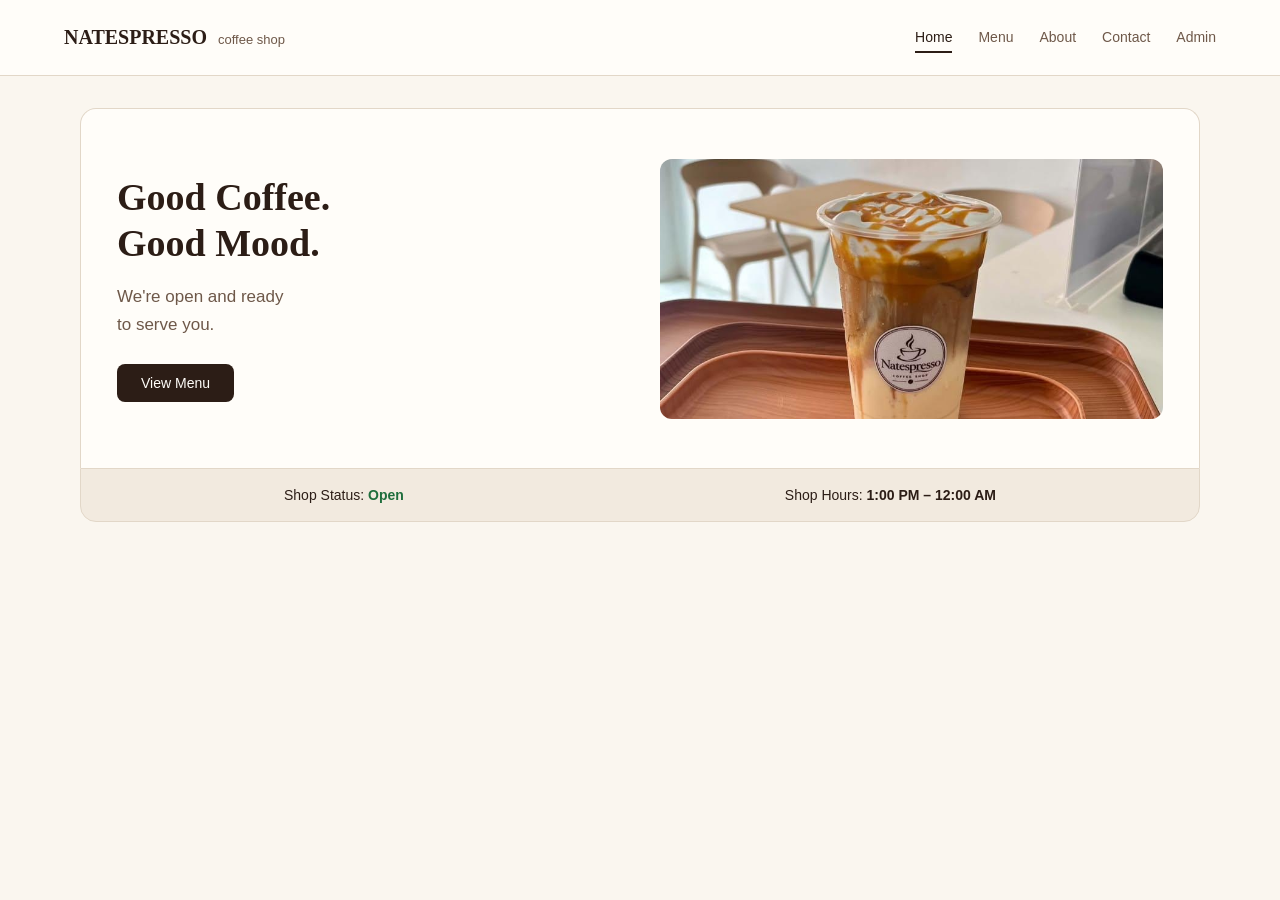
<file: index.html>
<!DOCTYPE html>
<html lang="en">

<head>
    <meta charset="UTF-8">
    <meta name="viewport" content="width=device-width, initial-scale=1.0">
    <title>Natespresso Cafe | Home</title>
<link rel="stylesheet" href="css/style.css">
</head>

<body>
    <header class="top">
        <div class="brand">NATESPRESSO <span>coffee shop</span></div>
        <nav><a class="selected" href="index.html">Home</a><a href="menu.html">Menu</a><a href="about.html">About</a><a
                href="contact.html">Contact</a><a href="admin.html">Admin</a></nav>
    </header>
    <main class="home">
        <section class="home-main">
            <div class="home-text">
                <h1>Good Coffee.<br>Good Mood.</h1>
                <p>We're open and ready<br>to serve you.</p><a class="outline" href="menu.html">View Menu</a>
            </div>
            <div class="photo-placeholder"><img src="images/coffee.jpg" alt="Coffee at Natespresso Cafe"></div>
        </section>
        <section class="shop-info">
            <p>Shop Status: <strong class="green">Open</strong></p>
            <p>Shop Hours: <strong>1:00 PM – 12:00 AM</strong></p>
        </section>
    </main>
</body>

</html>
</file>
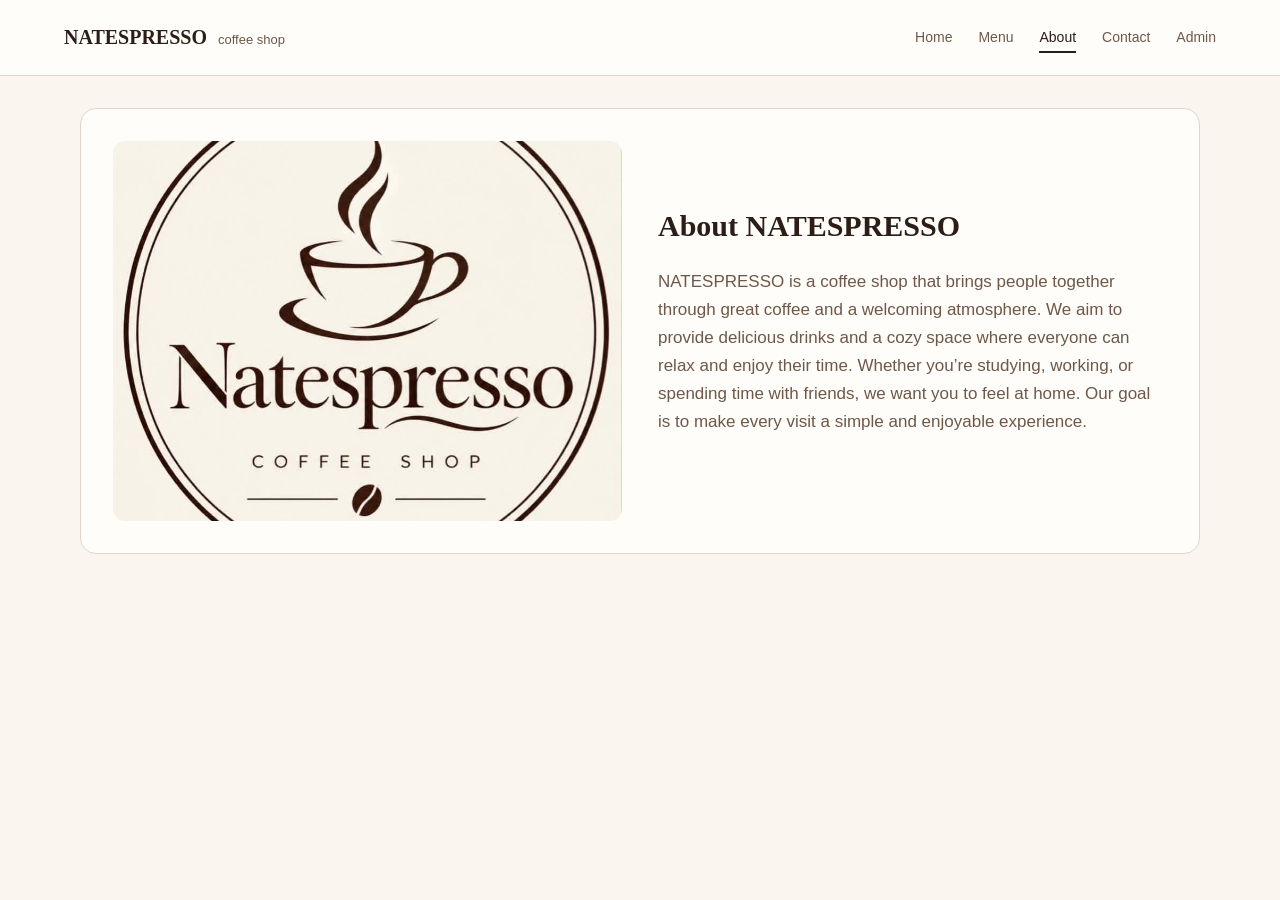
<file: about.html>
<!DOCTYPE html>
<html lang="en">

<head>
    <meta charset="UTF-8">
    <meta name="viewport" content="width=device-width, initial-scale=1.0">
    <title>Natespresso Cafe | About</title>
   <link rel="stylesheet" href="css/style.css">
</head>

<body>
    <header class="top">
        <div class="brand">NATESPRESSO <span>coffee shop</span></div>
        <nav><a href="index.html">Home</a><a href="menu.html">Menu</a><a class="selected" href="about.html">About</a><a
                href="contact.html">Contact</a><a href="admin.html">Admin</a></nav>
    </header>
    <main class="simple-page">
        <section class="about-layout">
            <div class="about-photo"><img src="images/about.jpg" alt="About Natespresso Cafe"></div>
            <div class="about-words">
                <h1>About NATESPRESSO</h1>
                <p>NATESPRESSO is a coffee shop that brings people together through great coffee and a welcoming
                    atmosphere. We aim to provide delicious drinks and a cozy space where everyone can relax and enjoy
                    their time. Whether you’re studying, working, or spending time with friends, we want you to feel at
                    home. Our goal is to make every visit a simple and enjoyable experience.</p>
            </div>
        </section>
    </main>
</body>

</html>
</file>
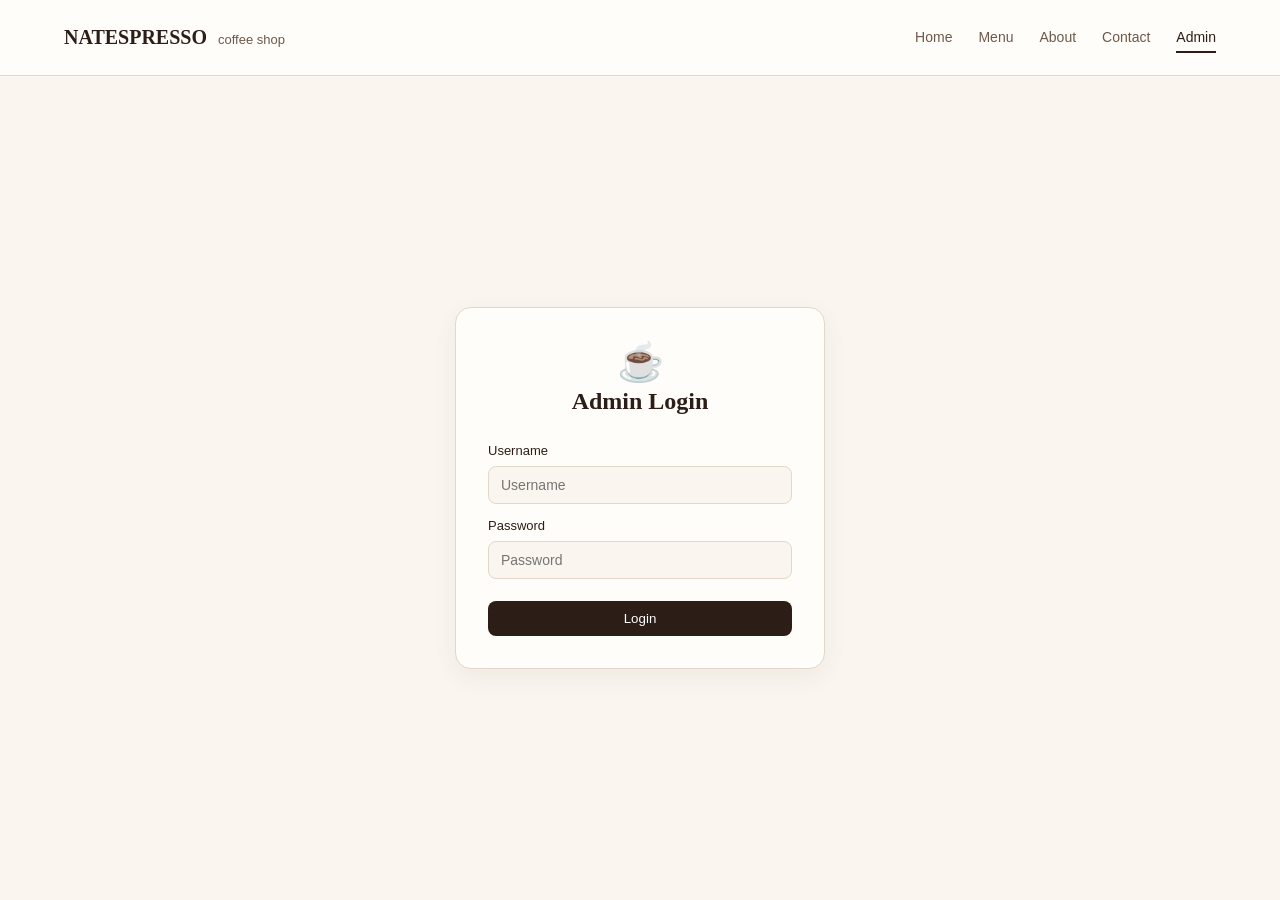
<file: admin.html>
<!DOCTYPE html>
<html lang="en">

<head>
    <meta charset="UTF-8">
    <meta name="viewport" content="width=device-width, initial-scale=1.0">
    <title>Natespresso Cafe | Admin Login</title>
   <link rel="stylesheet" href="css/style.css">
</head>

<body>
    <header class="top">
        <div class="brand">NATESPRESSO <span>coffee shop</span></div>
        <nav><a href="index.html">Home</a><a href="menu.html">Menu</a><a href="about.html">About</a><a
                href="contact.html">Contact</a><a class="selected" href="admin.html">Admin</a></nav>
    </header>
    <main class="login-page">
        <section class="login-card">
            <div class="login-cup">☕</div>
            <h1>Admin Login</h1>
            <form action="dashboard.html"><label for="username">Username</label><input id="username" type="text"
                    placeholder="Username" required>
                <label for="password">Password</label><input id="password" type="password" placeholder="Password"
                    required><button type="submit">Login</button>
            </form>
        </section>
    </main>
</body>

</html>
</file>
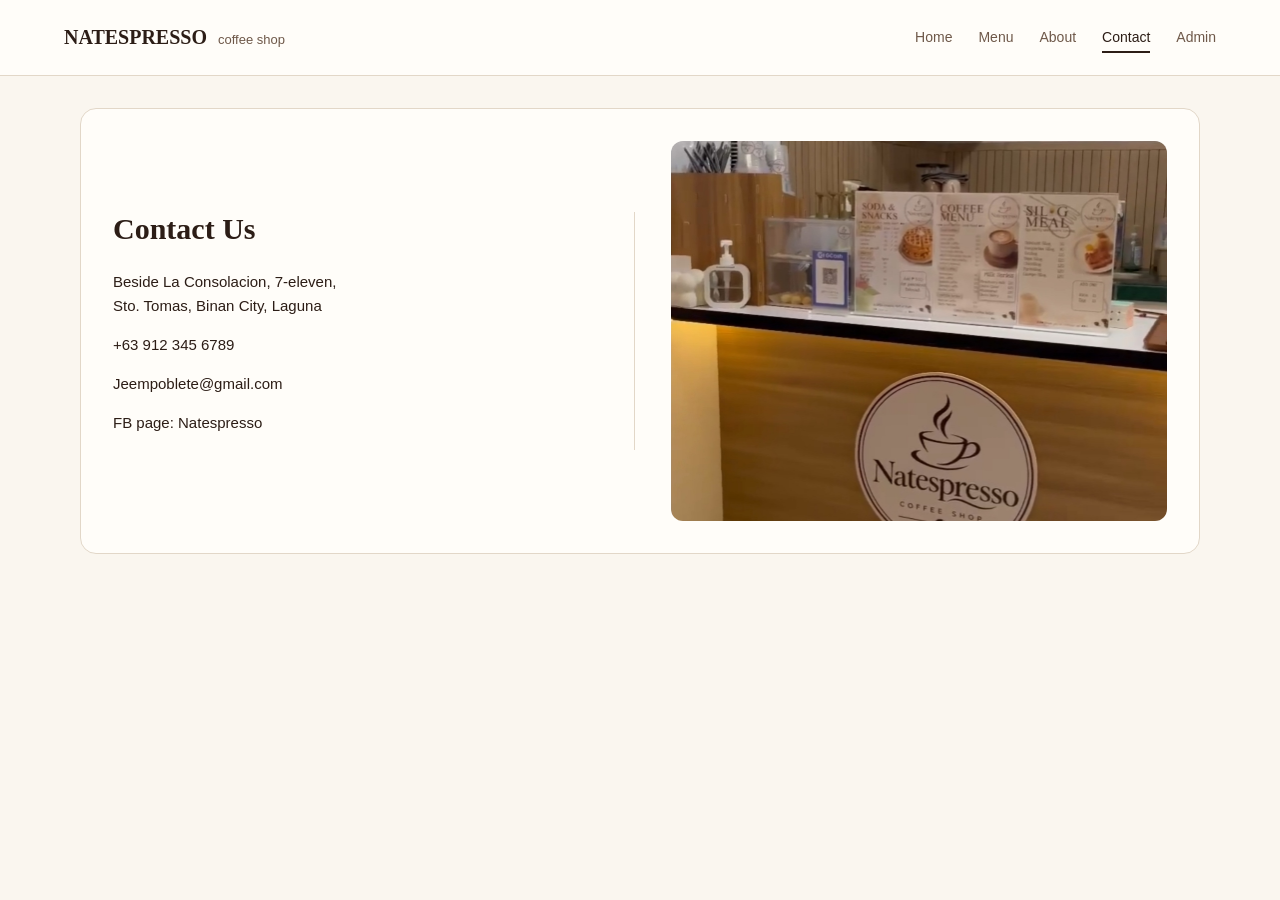
<file: contact.html>
<!DOCTYPE html>
<html lang="en">

<head>
    <meta charset="UTF-8">
    <meta name="viewport" content="width=device-width, initial-scale=1.0">
    <title>Natespresso Cafe | Contact</title>
   <link rel="stylesheet" href="css/style.css">
</head>

<body>
    <header class="top">
        <div class="brand">NATESPRESSO <span>coffee shop</span></div>
        <nav><a href="index.html">Home</a><a href="menu.html">Menu</a><a href="about.html">About</a><a class="selected"
                href="contact.html">Contact</a><a href="admin.html">Admin</a></nav>
    </header>
    <main class="simple-page">
        <section class="contact-layout">
            <div class="contact-details">
                <h1>Contact Us</h1>
                <p>Beside La Consolacion, 7-eleven,<br>Sto. Tomas, Binan City, Laguna</p>
                <p>+63 912 345 6789</p>
                <p>Jeempoblete@gmail.com</p>
                <p>FB page: Natespresso</p>
            </div>
            <div class="contact-photo"><img src="images/contact.jpg" alt="Natespresso Cafe location"></div>
        </section>
    </main>
</body>

</html>
</file>
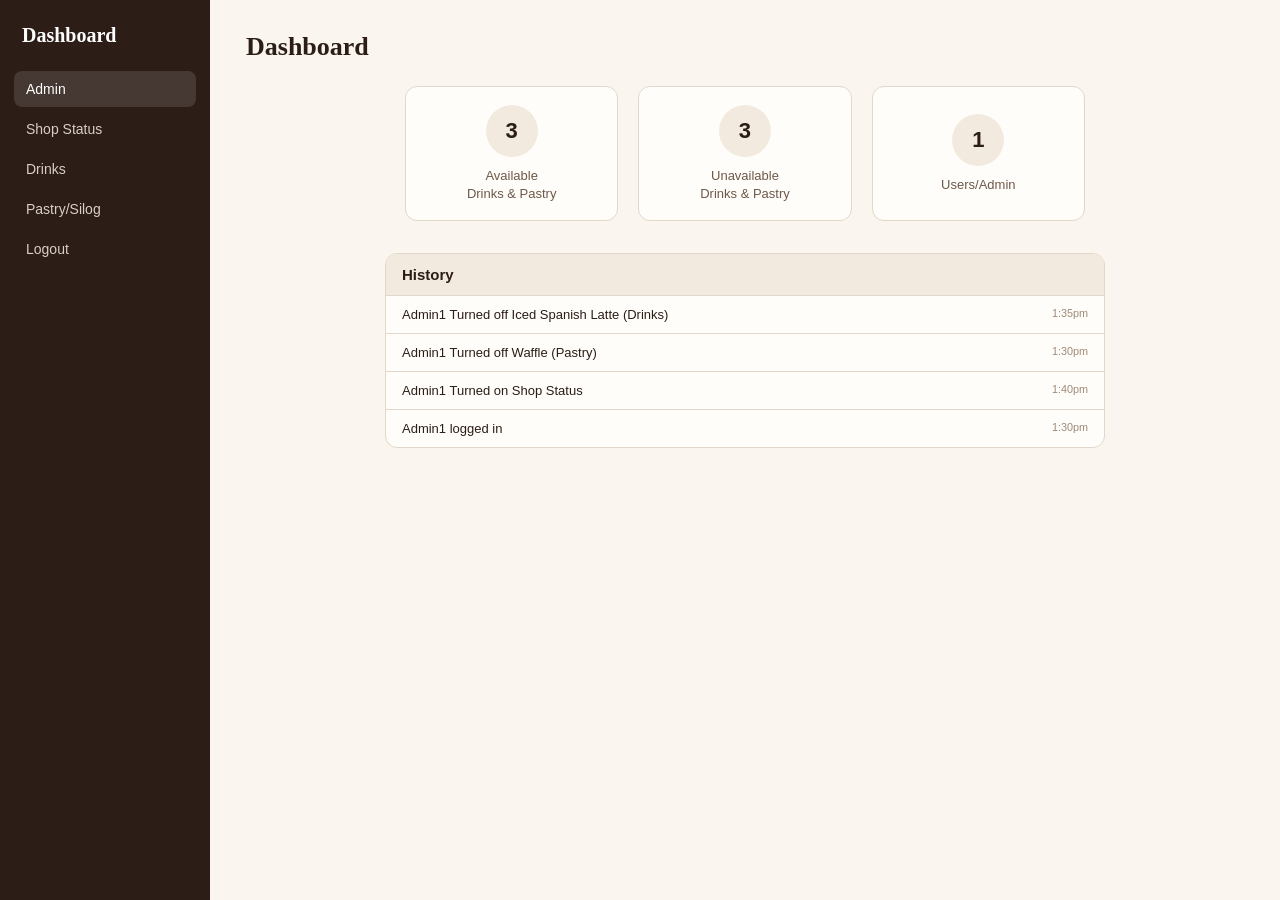
<file: dashboard.html>
<!DOCTYPE html>
<html lang="en">

<head>
  <meta charset="UTF-8">
  <meta name="viewport" content="width=device-width, initial-scale=1.0">
  <title>Natespresso Cafe | Dashboard</title>
  <link rel="stylesheet" href="css/style.css">
</head>

<body class="admin-body">
  <div class="admin-shell">
    <aside class="admin-sidebar">
      <h2>Dashboard</h2><a class="active" href="dashboard.html">Admin</a><a class="" href="shop-status.html">Shop
        Status</a><a class="" href="drinks.html">Drinks</a><a class="" href="pastry.html">Pastry/Silog</a><a class=""
        href="#logout-confirmation">Logout</a>
    </aside>
    <main class="admin-content">
      <div class="admin-browser"><span></span><span></span><span></span></div>
      <h1 class="admin-title">Dashboard</h1>
      <div class="summary-cards">
        <div class="summary-card"><strong>3</strong><span>Available<br>Drinks &amp; Pastry</span></div>
        <div class="summary-card"><strong>3</strong><span>Unavailable<br>Drinks &amp; Pastry</span></div>
        <div class="summary-card"><strong>1</strong><span>Users/Admin</span></div>
      </div>
      <section class="history-box">
        <h2>History</h2>
        <p><span>Admin1 Turned off Iced Spanish Latte (Drinks)</span><small>1:35pm</small></p>
        <p><span>Admin1 Turned off Waffle (Pastry)</span><small>1:30pm</small></p>
        <p><span>Admin1 Turned on Shop Status</span><small>1:40pm</small></p>
        <p><span>Admin1 logged in</span><small>1:30pm</small></p>
      </section>
    </main>
  </div>
  <div id="logout-confirmation" class="logout-overlay">
    <div class="logout-dialog">
      <h2>Are you sure?</h2>
      <p>You will be no longer logged in on this website.</p>
      <div class="logout-buttons">
        <a class="logout-cancel" href="#">Cancel</a>
        <a class="logout-yes" href="index.html">Log out</a>
      </div>
    </div>
  </div>

</body>

</html>
</file>
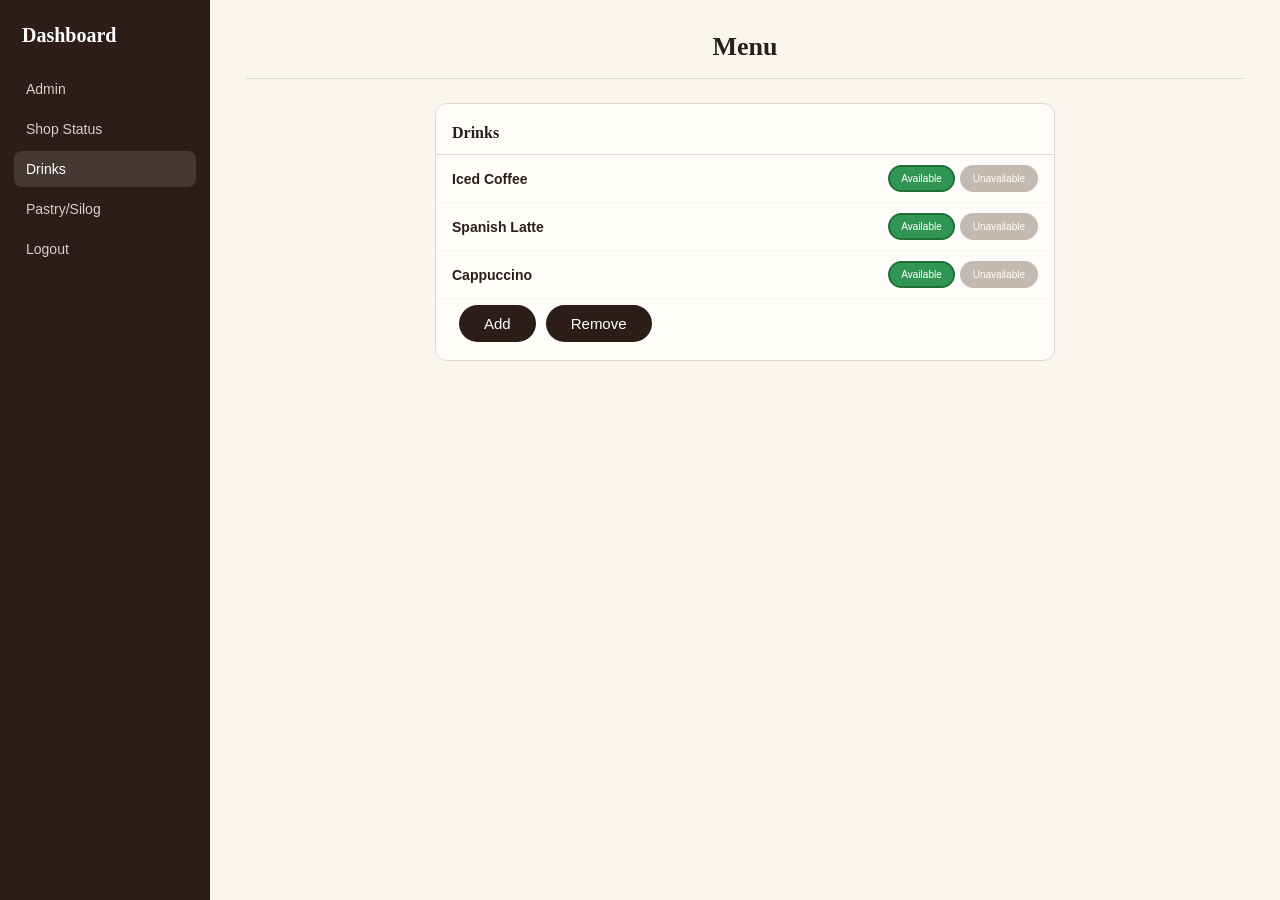
<file: drinks.html>
<!DOCTYPE html>
<html lang="en">

<head>
  <meta charset="UTF-8">
  <meta name="viewport" content="width=device-width, initial-scale=1.0">
  <title>Natespresso Cafe | Drinks Availability</title>
<link rel="stylesheet" href="css/style.css">
</head>

<body class="admin-body">
  <div class="admin-shell">
    <aside class="admin-sidebar">
      <h2>Dashboard</h2><a class="" href="dashboard.html">Admin</a><a class="" href="shop-status.html">Shop Status</a><a
        class="active" href="drinks.html">Drinks</a><a class="" href="pastry.html">Pastry/Silog</a><a class=""
        href="#logout-confirmation">Logout</a>
    </aside>
    <main class="admin-content">
      <div class="admin-browser"><span></span><span></span><span></span></div>
      <h1 class="admin-title centered">Menu</h1>
      <section class="admin-menu-list">
        <h2>Drinks</h2>

        <div class="availability-admin-row">
          <b>Iced Coffee</b>
          <div class="availability-actions">
            <input class="status-choice" type="radio" name="drinks-1" id="drinks-1-yes" checked>
            <label class="mini-available" for="drinks-1-yes">Available</label>
            <input class="status-choice" type="radio" name="drinks-1" id="drinks-1-no">
            <label class="mini-unavailable" for="drinks-1-no">Unavailable</label>
          </div>
        </div>
        <div class="availability-admin-row">
          <b>Spanish Latte</b>
          <div class="availability-actions">
            <input class="status-choice" type="radio" name="drinks-2" id="drinks-2-yes" checked>
            <label class="mini-available" for="drinks-2-yes">Available</label>
            <input class="status-choice" type="radio" name="drinks-2" id="drinks-2-no">
            <label class="mini-unavailable" for="drinks-2-no">Unavailable</label>
          </div>
        </div>
        <div class="availability-admin-row">
          <b>Cappuccino</b>
          <div class="availability-actions">
            <input class="status-choice" type="radio" name="drinks-3" id="drinks-3-yes" checked>
            <label class="mini-available" for="drinks-3-yes">Available</label>
            <input class="status-choice" type="radio" name="drinks-3" id="drinks-3-no">
            <label class="mini-unavailable" for="drinks-3-no">Unavailable</label>
          </div>
        </div>
        <div class="item-actions">
          <button class="add-btn">Add</button>
          <button class="remove-btn">Remove</button>
        </div>
      </section>
    </main>
  </div>

  <div id="logout-confirmation" class="logout-overlay">
    <div class="logout-dialog">
      <h2>Are you sure?</h2>
      <p>You will be no longer logged in on this website.</p>
      <div class="logout-buttons">
        <a class="logout-cancel" href="#">Cancel</a>
        <a class="logout-yes" href="index.html">Log out</a>
      </div>
    </div>
  </div>
</body>

</html>
</file>
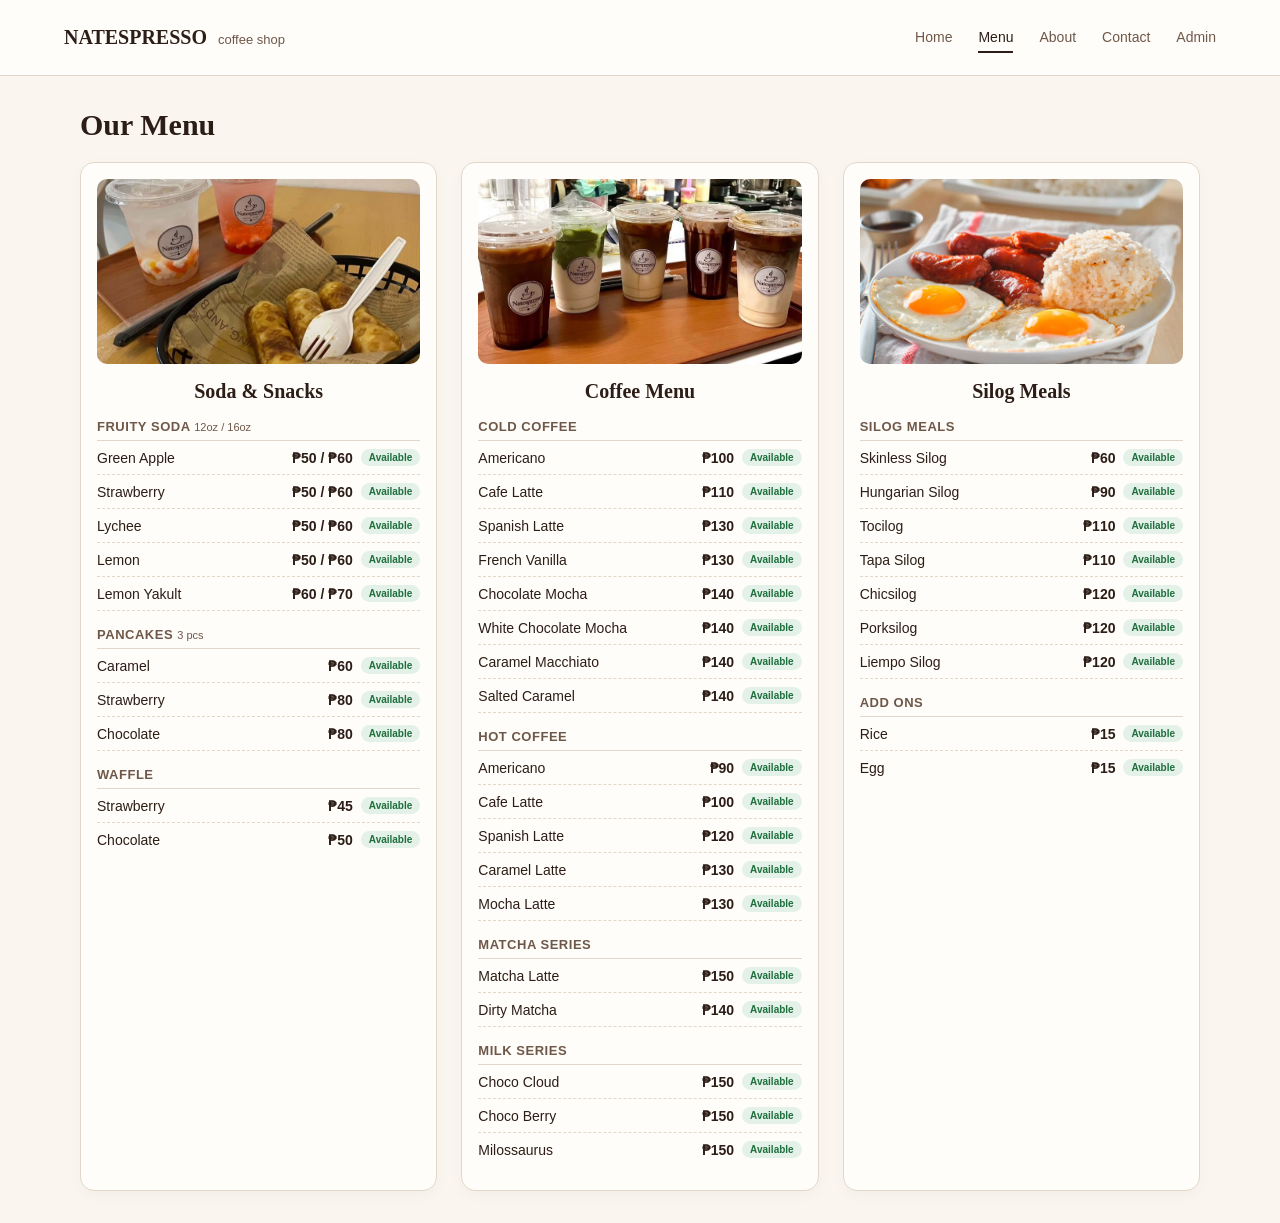
<file: menu.html>
<!DOCTYPE html>
<html lang="en">

<head>
    <meta charset="utf-8" />
    <meta content="width=device-width, initial-scale=1.0" name="viewport" />
    <title>Natespresso Cafe | Menu</title>
<link rel="stylesheet" href="css/style.css">
</head>

<body>
    <header class="top">
        <div class="brand">NATESPRESSO <span>coffee shop</span></div>
        <nav><a href="index.html">Home</a><a class="selected" href="menu.html">Menu</a><a href="about.html">About</a><a
                href="contact.html">Contact</a><a href="admin.html">Admin</a></nav>
    </header>
    <main class="menu-page">
        <h1>Our Menu</h1>
        <section class="menu-columns">
            <article class="menu-card">
                <div class="menu-photo"><img alt="Soda and snacks" src="images/soda-snacks.jpg" /></div>
                <h2>Soda &amp; Snacks</h2>
                <div class="menu-items">
                    <h3>Fruity Soda <small>12oz / 16oz</small></h3>
                    <p><span>Green Apple</span> <b>₱50 / ₱60</b> <strong class="menu-status available"
                            data-menu-status="soda-snacks-fruity-soda-12oz-16oz-green-apple-50-60">Available</strong>
                    </p>
                    <p><span>Strawberry</span> <b>₱50 / ₱60</b> <strong class="menu-status available"
                            data-menu-status="soda-snacks-fruity-soda-12oz-16oz-strawberry-50-60">Available</strong></p>
                    <p><span>Lychee</span> <b>₱50 / ₱60</b> <strong class="menu-status available"
                            data-menu-status="soda-snacks-fruity-soda-12oz-16oz-lychee-50-60">Available</strong></p>
                    <p><span>Lemon</span> <b>₱50 / ₱60</b> <strong class="menu-status available"
                            data-menu-status="soda-snacks-fruity-soda-12oz-16oz-lemon-50-60">Available</strong></p>
                    <p><span>Lemon Yakult</span> <b>₱60 / ₱70</b> <strong class="menu-status available"
                            data-menu-status="soda-snacks-fruity-soda-12oz-16oz-lemon-yakult-60-70">Available</strong>
                    </p>
                    <h3>Pancakes <small>3 pcs</small></h3>
                    <p><span>Caramel</span> <b>₱60</b> <strong class="menu-status available"
                            data-menu-status="soda-snacks-pancakes-3-pcs-caramel-60">Available</strong></p>
                    <p><span>Strawberry</span> <b>₱80</b> <strong class="menu-status available"
                            data-menu-status="soda-snacks-pancakes-3-pcs-strawberry-80">Available</strong></p>
                    <p><span>Chocolate</span> <b>₱80</b> <strong class="menu-status available"
                            data-menu-status="soda-snacks-pancakes-3-pcs-chocolate-80">Available</strong></p>
                    <h3>Waffle</h3>
                    <p><span>Strawberry</span> <b>₱45</b> <strong class="menu-status available"
                            data-menu-status="soda-snacks-waffle-strawberry-45">Available</strong></p>
                    <p><span>Chocolate</span> <b>₱50</b> <strong class="menu-status available"
                            data-menu-status="soda-snacks-waffle-chocolate-50">Available</strong></p>
                </div>
            </article>
            <article class="menu-card">
                <div class="menu-photo"><img alt="Coffee menu" src="images/coffee-menu.jpg" /></div>
                <h2>Coffee Menu</h2>
                <div class="menu-items">
                    <h3>Cold Coffee</h3>
                    <p><span>Americano</span> <b>₱100</b> <strong class="menu-status available"
                            data-menu-status="coffee-menu-cold-coffee-americano-100">Available</strong></p>
                    <p><span>Cafe Latte</span> <b>₱110</b> <strong class="menu-status available"
                            data-menu-status="coffee-menu-cold-coffee-cafe-latte-110">Available</strong></p>
                    <p><span>Spanish Latte</span> <b>₱130</b> <strong class="menu-status available"
                            data-menu-status="coffee-menu-cold-coffee-spanish-latte-130">Available</strong></p>
                    <p><span>French Vanilla</span> <b>₱130</b> <strong class="menu-status available"
                            data-menu-status="coffee-menu-cold-coffee-french-vanilla-130">Available</strong></p>
                    <p><span>Chocolate Mocha</span> <b>₱140</b> <strong class="menu-status available"
                            data-menu-status="coffee-menu-cold-coffee-chocolate-mocha-140">Available</strong></p>
                    <p><span>White Chocolate Mocha</span> <b>₱140</b> <strong class="menu-status available"
                            data-menu-status="coffee-menu-cold-coffee-white-chocolate-mocha-140">Available</strong></p>
                    <p><span>Caramel Macchiato</span> <b>₱140</b> <strong class="menu-status available"
                            data-menu-status="coffee-menu-cold-coffee-caramel-macchiato-140">Available</strong></p>
                    <p><span>Salted Caramel</span> <b>₱140</b> <strong class="menu-status available"
                            data-menu-status="coffee-menu-cold-coffee-salted-caramel-140">Available</strong></p>
                    <h3>Hot Coffee</h3>
                    <p><span>Americano</span> <b>₱90</b> <strong class="menu-status available"
                            data-menu-status="coffee-menu-hot-coffee-americano-90">Available</strong></p>
                    <p><span>Cafe Latte</span> <b>₱100</b> <strong class="menu-status available"
                            data-menu-status="coffee-menu-hot-coffee-cafe-latte-100">Available</strong></p>
                    <p><span>Spanish Latte</span> <b>₱120</b> <strong class="menu-status available"
                            data-menu-status="coffee-menu-hot-coffee-spanish-latte-120">Available</strong></p>
                    <p><span>Caramel Latte</span> <b>₱130</b> <strong class="menu-status available"
                            data-menu-status="coffee-menu-hot-coffee-caramel-latte-130">Available</strong></p>
                    <p><span>Mocha Latte</span> <b>₱130</b> <strong class="menu-status available"
                            data-menu-status="coffee-menu-hot-coffee-mocha-latte-130">Available</strong></p>
                    <h3>Matcha Series</h3>
                    <p><span>Matcha Latte</span> <b>₱150</b> <strong class="menu-status available"
                            data-menu-status="coffee-menu-matcha-series-matcha-latte-150">Available</strong></p>
                    <p><span>Dirty Matcha</span> <b>₱140</b> <strong class="menu-status available"
                            data-menu-status="coffee-menu-matcha-series-dirty-matcha-140">Available</strong></p>
                    <h3>Milk Series</h3>
                    <p><span>Choco Cloud</span> <b>₱150</b> <strong class="menu-status available"
                            data-menu-status="coffee-menu-milk-series-choco-cloud-150">Available</strong></p>
                    <p><span>Choco Berry</span> <b>₱150</b> <strong class="menu-status available"
                            data-menu-status="coffee-menu-milk-series-choco-berry-150">Available</strong></p>
                    <p><span>Milossaurus</span> <b>₱150</b> <strong class="menu-status available"
                            data-menu-status="coffee-menu-milk-series-milossaurus-150">Available</strong></p>
                </div>
            </article>
            <article class="menu-card">
                <div class="menu-photo"><img alt="Silog meals" src="images/silog-meals.jpg" /></div>
                <h2>Silog Meals</h2>
                <div class="menu-items">
                    <h3>Silog Meals</h3>
                    <p><span>Skinless Silog</span> <b>₱60</b> <strong class="menu-status available"
                            data-menu-status="silog-meals-silog-meals-skinless-silog-60">Available</strong></p>
                    <p><span>Hungarian Silog</span> <b>₱90</b> <strong class="menu-status available"
                            data-menu-status="silog-meals-silog-meals-hungarian-silog-90">Available</strong></p>
                    <p><span>Tocilog</span> <b>₱110</b> <strong class="menu-status available"
                            data-menu-status="silog-meals-silog-meals-tocilog-110">Available</strong></p>
                    <p><span>Tapa Silog</span> <b>₱110</b> <strong class="menu-status available"
                            data-menu-status="silog-meals-silog-meals-tapa-silog-110">Available</strong></p>
                    <p><span>Chicsilog</span> <b>₱120</b> <strong class="menu-status available"
                            data-menu-status="silog-meals-silog-meals-chicsilog-120">Available</strong></p>
                    <p><span>Porksilog</span> <b>₱120</b> <strong class="menu-status available"
                            data-menu-status="silog-meals-silog-meals-porksilog-120">Available</strong></p>
                    <p><span>Liempo Silog</span> <b>₱120</b> <strong class="menu-status available"
                            data-menu-status="silog-meals-silog-meals-liempo-silog-120">Available</strong></p>
                    <h3>Add Ons</h3>
                    <p><span>Rice</span> <b>₱15</b> <strong class="menu-status available"
                            data-menu-status="silog-meals-add-ons-rice-15">Available</strong></p>
                    <p><span>Egg</span> <b>₱15</b> <strong class="menu-status available"
                            data-menu-status="silog-meals-add-ons-egg-15">Available</strong></p>
                </div>
            </article>
        </section>
    </main>
</body>

</html>
</file>
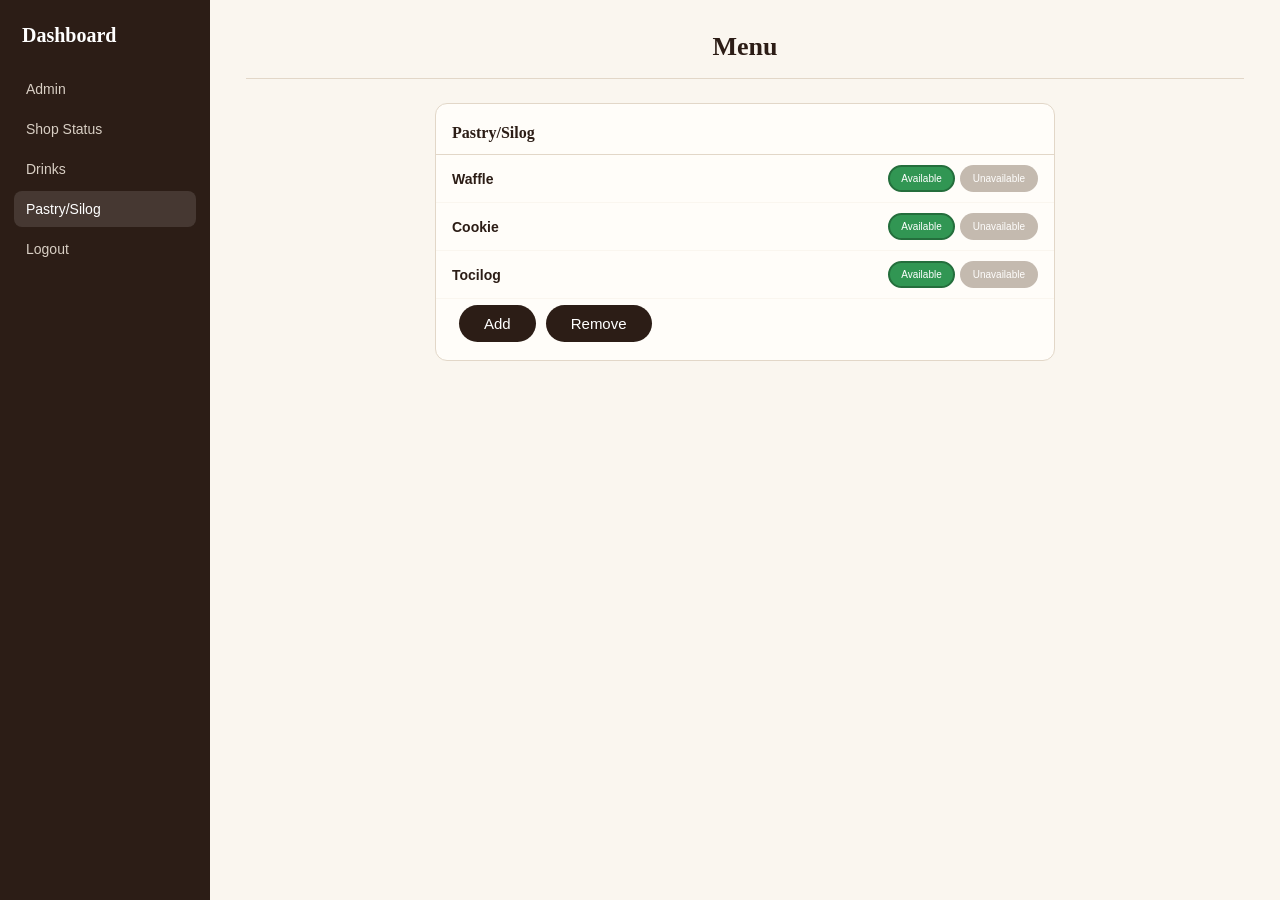
<file: pastry.html>
<!DOCTYPE html>
<html lang="en">

<head>
  <meta charset="UTF-8">
  <meta name="viewport" content="width=device-width, initial-scale=1.0">
  <title>Natespresso Cafe | Pastry/Silog Availability</title>
  <link rel="stylesheet" href="css/style.css">
</head>

<body class="admin-body">
  <div class="admin-shell">
    <aside class="admin-sidebar">
      <h2>Dashboard</h2><a class="" href="dashboard.html">Admin</a><a class="" href="shop-status.html">Shop Status</a><a
        class="" href="drinks.html">Drinks</a><a class="active" href="pastry.html">Pastry/Silog</a><a class=""
        href="#logout-confirmation">Logout</a>
    </aside>
    <main class="admin-content">
      <div class="admin-browser"><span></span><span></span><span></span></div>
      <h1 class="admin-title centered">Menu</h1>
      <section class="admin-menu-list">
        <h2>Pastry/Silog</h2>

        <div class="availability-admin-row">
          <b>Waffle</b>
          <div class="availability-actions">
            <input class="status-choice" type="radio" name="pastry-1" id="pastry-1-yes" checked>
            <label class="mini-available" for="pastry-1-yes">Available</label>
            <input class="status-choice" type="radio" name="pastry-1" id="pastry-1-no">
            <label class="mini-unavailable" for="pastry-1-no">Unavailable</label>
          </div>
        </div>
        <div class="availability-admin-row">
          <b>Cookie</b>
          <div class="availability-actions">
            <input class="status-choice" type="radio" name="pastry-2" id="pastry-2-yes" checked>
            <label class="mini-available" for="pastry-2-yes">Available</label>
            <input class="status-choice" type="radio" name="pastry-2" id="pastry-2-no">
            <label class="mini-unavailable" for="pastry-2-no">Unavailable</label>
          </div>
        </div>
        <div class="availability-admin-row">
          <b>Tocilog</b>
          <div class="availability-actions">
            <input class="status-choice" type="radio" name="pastry-3" id="pastry-3-yes" checked>
            <label class="mini-available" for="pastry-3-yes">Available</label>
            <input class="status-choice" type="radio" name="pastry-3" id="pastry-3-no">
            <label class="mini-unavailable" for="pastry-3-no">Unavailable</label>
          </div>
        </div>
        <div class="item-actions">
          <button class="add-btn">Add</button>
          <button class="remove-btn">Remove</button>
        </div>
      </section>
    </main>
  </div>

  <div id="logout-confirmation" class="logout-overlay">
    <div class="logout-dialog">
      <h2>Are you sure?</h2>
      <p>You will be no longer logged in on this website.</p>
      <div class="logout-buttons">
        <a class="logout-cancel" href="#">Cancel</a>
        <a class="logout-yes" href="index.html">Log out</a>
      </div>
    </div>
</body>

</html>
</file>
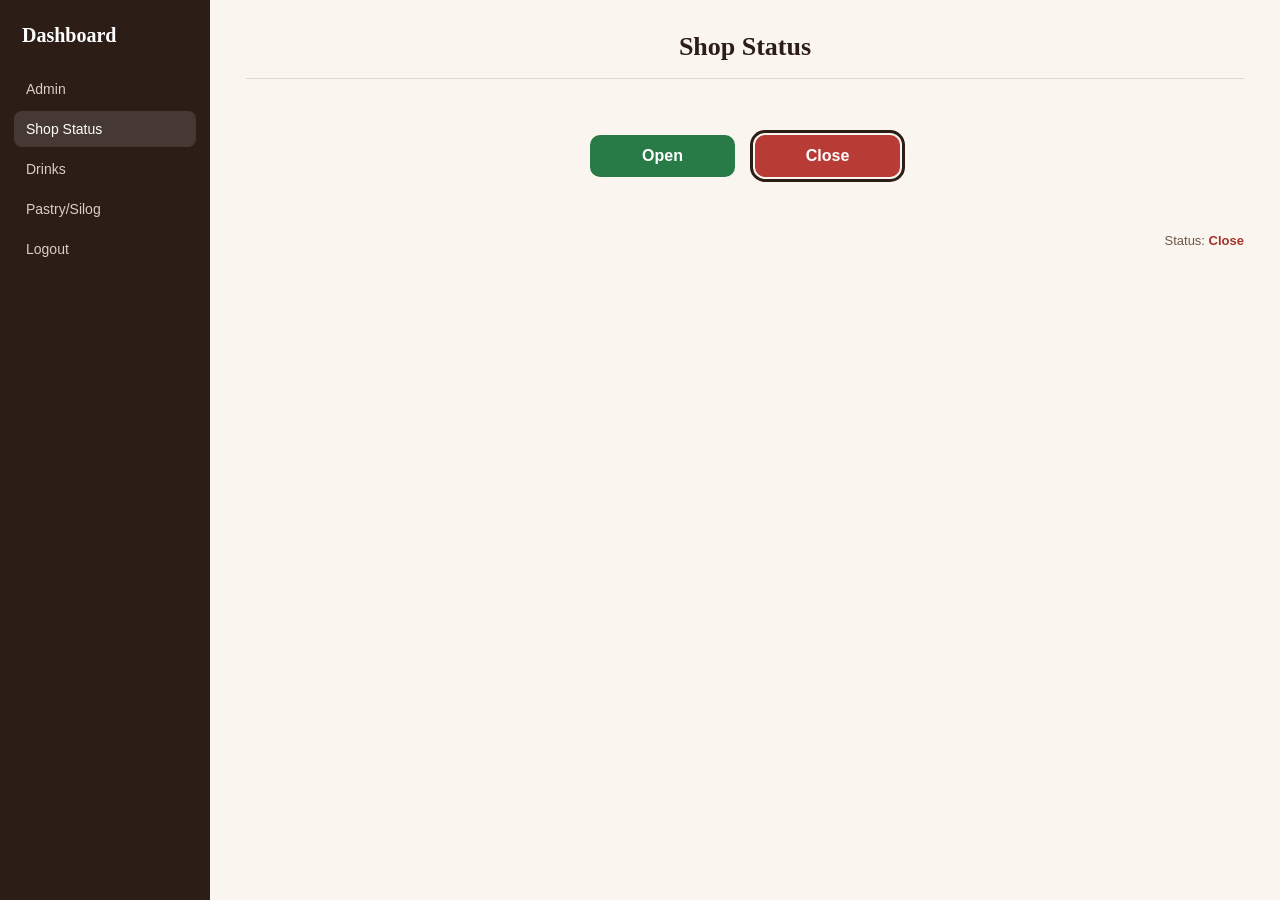
<file: shop-closed.html>
<!DOCTYPE html>
<html lang="en">

<head>
    <meta charset="UTF-8">
    <meta name="viewport" content="width=device-width, initial-scale=1.0">
    <title>Natespresso Cafe | Shop Closed</title>
    <link rel="stylesheet" href="css/style.css">
</head>

<body class="admin-body">
    <div class="admin-shell">
        <aside class="admin-sidebar">
            <h2>Dashboard</h2><a class="" href="dashboard.html">Admin</a><a class="active" href="shop-status.html">Shop
                Status</a><a class="" href="drinks.html">Drinks</a><a class="" href="pastry.html">Pastry/Silog</a><a
                class="" href="index.html">Logout</a>
        </aside>
        <main class="admin-content">
            <div class="admin-browser"><span></span><span></span><span></span></div>
            <h1 class="admin-title centered">Shop Status</h1>
            <div class="status-buttons"><a class="status-open" href="shop-status.html">Open</a><a
                    class="status-close chosen" href="shop-closed.html">Close</a></div>
            <p class="current-status">Status: <b class="red">Close</b></p>
            <a href="shop-status.html">
    </div>
    </main>
    </div>
</body>

</html>
</file>
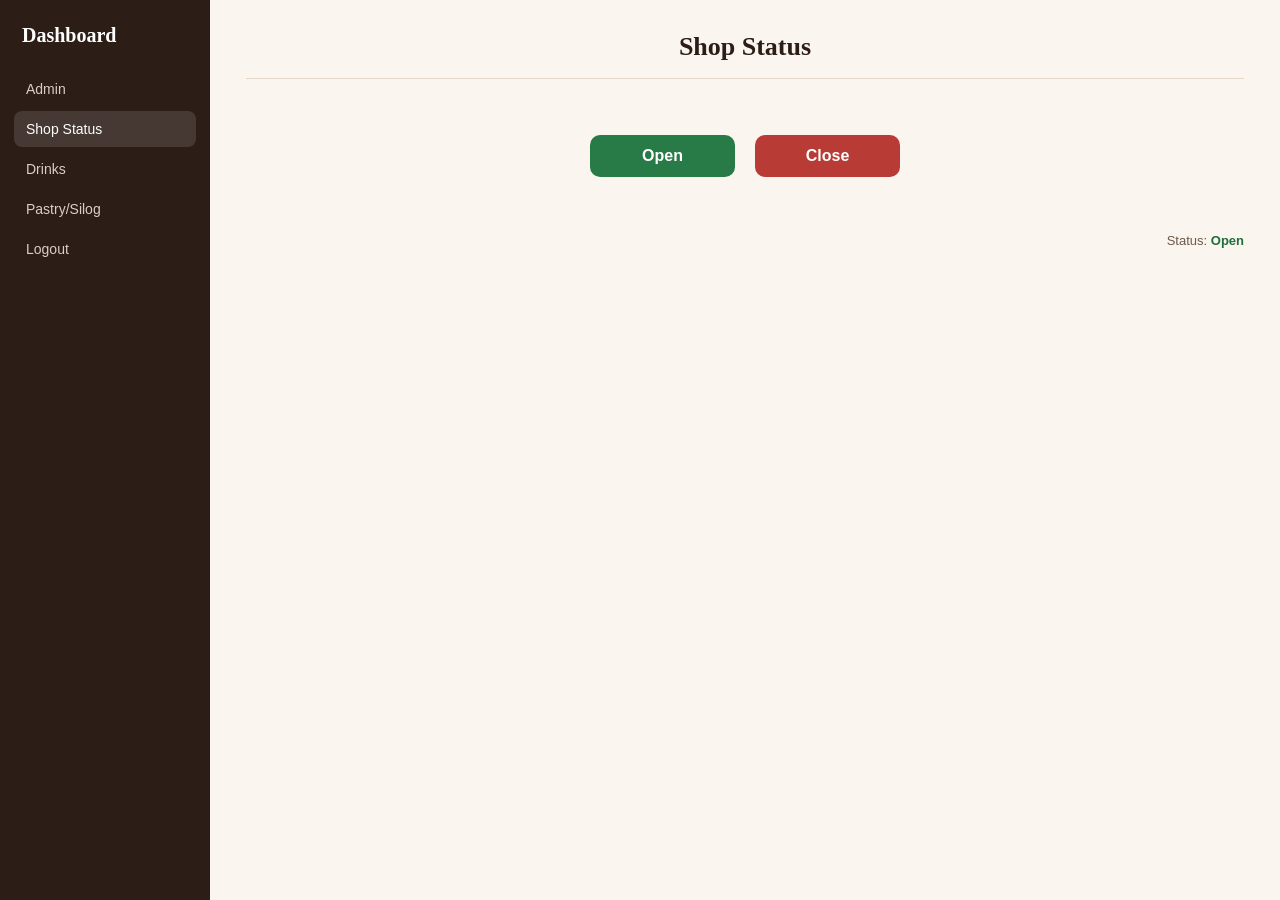
<file: shop-status.html>
<!DOCTYPE html>
<html lang="en">

<head>
  <meta charset="UTF-8">
  <meta name="viewport" content="width=device-width, initial-scale=1.0">
  <title>Natespresso Cafe | Shop Status</title>
  <link rel="stylesheet" href="css/style.css">
</head>

<body class="admin-body">
  <div class="admin-shell">
    <aside class="admin-sidebar">
      <h2>Dashboard</h2><a class="" href="dashboard.html">Admin</a><a class="active" href="shop-status.html">Shop
        Status</a><a class="" href="drinks.html">Drinks</a><a class="" href="pastry.html">Pastry/Silog</a><a class=""
        href="#logout-confirmation">Logout</a>
    </aside>
    <main class="admin-content">
      <div class="admin-browser"><span></span><span></span><span></span></div>
      <h1 class="admin-title centered">Shop Status</h1>
      <div class="status-buttons"><a class="status-open" href="shop-status.html">Open</a><a class="status-close"
          href="shop-closed.html">Close</a></div>
      <p class="current-status">Status: <b class="green">Open</b></p>
    </main>
  </div>
  <div id="logout-confirmation" class="logout-overlay">
    <div class="logout-dialog">
      <h2>Are you sure?</h2>
      <p>You will be no longer logged in on this website.</p>
      <div class="logout-buttons">
        <a class="logout-cancel" href="#">Cancel</a>
        <a class="logout-yes" href="index.html">Log out</a>
      </div>
    </div>
  </div>

</body>

</html>
</file>
<file: css/style.css>
:root {
  --bg-cream: #faf6ef;
  --surface: #fffdf9;
  --surface-alt: #f2eadf;
  --coffee-dark: #2c1d16;
  --coffee-mid: #6e5849;
  --coffee-light: #9e8a78;
  --border-soft: #e2d7c8;
  --green-bg: #e3f1e8;
  --green-text: #1f6e3d;
  --red-bg: #fbe8e6;
  --red-text: #a3332c;
}

* {
  box-sizing: border-box;
}

body {
  margin: 0;
  font-family: 'DM Sans', -apple-system, BlinkMacSystemFont, sans-serif;
  color: var(--coffee-dark);
  background-color: var(--bg-cream);
  -webkit-font-smoothing: antialiased;
}

h1,
h2,
.brand {
  font-family: 'Fraunces', Georgia, serif;
}

.top {
  min-height: 76px;
  padding: 16px 5%;
  display: flex;
  align-items: center;
  justify-content: space-between;
  gap: 16px;
  background: var(--surface);
  border-bottom: 1px solid var(--border-soft);
}

.brand {
  font-size: 20px;
  font-weight: 600;
  white-space: nowrap;
}

.brand span {
  font-family: 'DM Sans', sans-serif;
  font-size: 13px;
  font-weight: 400;
  color: var(--coffee-mid);
  margin-left: 6px;
}

nav {
  display: flex;
  gap: 26px;
  align-items: center;
  flex-wrap: wrap;
}

nav a {
  color: var(--coffee-mid);
  text-decoration: none;
  font-size: 14px;
  font-weight: 500;
  padding: 6px 0;
  border-bottom: 2px solid transparent;
  transition: color 0.2s, border-color 0.2s;
}

nav a:hover,
nav a.selected {
  color: var(--coffee-dark);
  border-bottom-color: var(--coffee-dark);
}

.home,
.menu-page,
.simple-page {
  width: 92%;
  max-width: 1120px;
  margin: 32px auto;
}

.home-main {
  min-height: 360px;
  padding: 36px;
  display: flex;
  align-items: center;
  gap: 40px;
  background: var(--surface);
  border: 1px solid var(--border-soft);
  border-bottom: 0;
  border-radius: 16px 16px 0 0;
}

.home-text {
  flex: 1;
}

.home-text h1 {
  font-size: 38px;
  line-height: 1.2;
  margin: 0 0 16px;
}

.home-text p {
  font-size: 17px;
  line-height: 1.6;
  color: var(--coffee-mid);
  margin-bottom: 26px;
}

.outline {
  display: inline-block;
  color: var(--surface);
  background: var(--coffee-dark);
  text-decoration: none;
  font-weight: 500;
  font-size: 14px;
  border-radius: 8px;
  padding: 11px 24px;
  transition: background 0.2s, transform 0.15s;
}

.outline:hover {
  background: #463025;
  transform: translateY(-1px);
}

.photo-placeholder {
  flex: 1;
  height: 260px;
  background: var(--surface-alt);
  border-radius: 12px;
  overflow: hidden;
}

.photo-placeholder img,
.menu-photo img,
.about-photo img,
.contact-photo img {
  width: 100%;
  height: 100%;
  object-fit: cover;
  display: block;
}

.shop-info {
  display: flex;
  justify-content: space-around;
  align-items: center;
  gap: 15px;
  flex-wrap: wrap;
  padding: 14px 20px;
  background: var(--surface-alt);
  border: 1px solid var(--border-soft);
  border-radius: 0 0 16px 16px;
  font-size: 14px;
}

.shop-info p {
  margin: 4px;
}

.green {
  color: var(--green-text);
  font-weight: 700;
}

.red {
  color: var(--red-text);
  font-weight: 700;
}

.menu-page h1 {
  font-size: 30px;
  margin: 0 0 20px;
}

.menu-columns {
  display: grid;
  grid-template-columns: repeat(3, 1fr);
  gap: 24px;
}

.menu-card {
  background: var(--surface);
  border: 1px solid var(--border-soft);
  border-radius: 14px;
  padding: 16px;
  box-shadow: 0 4px 14px rgba(44, 29, 22, 0.03);
}

.menu-photo {
  height: 185px;
  background: var(--surface-alt);
  border-radius: 10px;
  overflow: hidden;
}

.menu-card h2 {
  font-size: 20px;
  text-align: center;
  margin: 16px 0 12px;
}

.menu-items {
  font-size: 14px;
}

.menu-items h3 {
  font-family: 'DM Sans', sans-serif;
  font-size: 13px;
  text-transform: uppercase;
  letter-spacing: 0.04em;
  color: var(--coffee-mid);
  margin: 16px 0 8px;
  padding-bottom: 6px;
  border-bottom: 1px solid var(--border-soft);
}

.menu-items h3 small {
  font-size: 11px;
  text-transform: none;
  letter-spacing: normal;
  font-weight: 400;
}

.menu-items p {
  display: flex;
  align-items: center;
  justify-content: space-between;
  gap: 8px;
  margin: 8px 0;
  padding-bottom: 8px;
  border-bottom: 1px dashed var(--border-soft);
}

.menu-items p:last-child {
  border-bottom: 0;
}

.menu-items p span {
  flex: 1;
}

.menu-items b {
  white-space: nowrap;
  font-weight: 700;
}

.note {
  font-size: 12px;
  color: var(--coffee-light);
}

.available,
.not-available,
.menu-items .menu-status {
  display: inline-block;
  white-space: nowrap;
  border-radius: 99px;
  padding: 4px 10px;
  font-size: 11px;
  font-weight: 700;
}

.available,
.menu-items .menu-status.available {
  background: var(--green-bg);
  color: var(--green-text);
}

.not-available,
.menu-items .menu-status.not-available {
  background: var(--red-bg);
  color: var(--red-text);
}

.menu-items .available,
.menu-items .not-available,
.menu-items .menu-status {
  padding: 3px 8px;
  font-size: 10px;
}

.availability {
  margin-top: 28px;
  padding: 20px;
  border: 1px solid var(--border-soft);
  border-radius: 14px;
  background: var(--surface);
}

.availability h2 {
  margin: 0 0 14px;
  font-size: 20px;
}

.availability-row {
  display: grid;
  grid-template-columns: repeat(3, 1fr);
  gap: 16px;
}

.availability-row div {
  border: 1px solid var(--border-soft);
  border-radius: 10px;
  padding: 14px 10px;
  background: var(--bg-cream);
  text-align: center;
  display: flex;
  flex-direction: column;
  align-items: center;
  gap: 8px;
}

.about-layout,
.contact-layout {
  display: flex;
  align-items: center;
  gap: 36px;
  padding: 32px;
  min-height: 360px;
  background: var(--surface);
  border: 1px solid var(--border-soft);
  border-radius: 16px;
}

.about-photo,
.contact-photo {
  flex: 1;
  height: 380px;
  background: var(--surface-alt);
  border-radius: 12px;
  overflow: hidden;
}

.about-words {
  flex: 1;
}

.about-words h1,
.contact-details h1 {
  font-size: 30px;
  margin-top: 0;
}

.about-words p {
  font-size: 17px;
  line-height: 1.65;
  color: var(--coffee-mid);
}

.contact-details {
  flex: 1;
  padding: 0 24px 0 0;
  border-right: 1px solid var(--border-soft);
}

.contact-details p {
  line-height: 1.6;
  font-size: 15px;
}

input {
  padding: 10px 12px;
  border: 1px solid var(--border-soft);
  border-radius: 8px;
  font-family: inherit;
  font-size: 14px;
  background: var(--bg-cream);
}

input:focus {
  outline: 2px solid var(--coffee-mid);
  border-color: transparent;
}

button {
  padding: 10px 16px;
  color: #fff;
  background: var(--coffee-dark);
  border: 0;
  border-radius: 8px;
  font-family: inherit;
  font-weight: 500;
  cursor: pointer;
}

.login-page {
  min-height: calc(100vh - 76px);
  display: flex;
  align-items: center;
  justify-content: center;
  padding: 25px;
}

.login-card {
  width: 370px;
  padding: 32px;
  text-align: center;
  background: var(--surface);
  border: 1px solid var(--border-soft);
  border-radius: 16px;
  box-shadow: 0 8px 24px rgba(44, 29, 22, 0.06);
}

.login-cup {
  font-size: 38px;
  margin-bottom: 4px;
}

.login-card h1 {
  font-size: 24px;
  margin: 4px 0 22px;
}

.login-card form {
  display: flex;
  flex-direction: column;
  gap: 8px;
  text-align: left;
}

.login-card label {
  font-size: 13px;
  font-weight: 500;
  margin-top: 6px;
}

.login-card input {
  width: 100%;
}

.login-card button {
  margin: 14px auto 0;
  width: 100%;
}

.admin-body {
  min-height: 100vh;
}

.admin-shell {
  display: flex;
  min-height: 100vh;
  background: var(--bg-cream);
}

.admin-sidebar {
  width: 210px;
  flex-shrink: 0;
  padding: 24px 14px;
  background: var(--coffee-dark);
  color: #fff;
}

.admin-sidebar h2 {
  font-size: 20px;
  margin: 0 0 24px 8px;
}

.admin-sidebar a {
  display: block;
  color: #d9cfc4;
  text-decoration: none;
  font-size: 14px;
  padding: 10px 12px;
  border-radius: 8px;
  margin-bottom: 4px;
  transition: background 0.15s, color 0.15s;
}

.admin-sidebar a:hover,
.admin-sidebar a.active {
  background: rgba(255, 255, 255, 0.12);
  color: #fff;
}

.admin-content {
  position: relative;
  flex: 1;
  min-width: 0;
  padding: 32px 36px 40px;
}

.admin-browser {
  display: none;
}

.admin-topline {
  display: flex;
  justify-content: flex-end;
  font-size: 13px;
  color: var(--coffee-mid);
  margin: 0 0 24px;
}

.admin-title {
  font-size: 26px;
  margin: 0 0 24px;
}

.admin-title.centered {
  text-align: center;
  border-bottom: 1px solid var(--border-soft);
  padding-bottom: 16px;
}

.summary-cards {
  display: flex;
  gap: 20px;
  justify-content: center;
  margin: 24px auto 32px;
  max-width: 680px;
}

.summary-card {
  flex: 1;
  min-height: 135px;
  background: var(--surface);
  border: 1px solid var(--border-soft);
  border-radius: 12px;
  padding: 16px;
  display: flex;
  flex-direction: column;
  align-items: center;
  justify-content: center;
  text-align: center;
  gap: 10px;
}

.summary-card strong {
  width: 52px;
  height: 52px;
  border-radius: 50%;
  display: flex;
  align-items: center;
  justify-content: center;
  background: var(--surface-alt);
  color: var(--coffee-dark);
  font-size: 22px;
}

.summary-card span {
  font-size: 13px;
  color: var(--coffee-mid);
  line-height: 1.35;
}

.history-box {
  max-width: 720px;
  margin: 0 auto;
  background: var(--surface);
  border: 1px solid var(--border-soft);
  border-radius: 12px;
  overflow: hidden;
}

.history-box h2 {
  font-family: 'DM Sans', sans-serif;
  font-size: 15px;
  margin: 0;
  padding: 12px 16px;
  background: var(--surface-alt);
}

.history-box p {
  display: flex;
  justify-content: space-between;
  gap: 12px;
  margin: 0;
  padding: 11px 16px;
  border-top: 1px solid var(--border-soft);
  font-size: 13px;
}

.history-box small {
  white-space: nowrap;
  color: var(--coffee-light);
}

.status-buttons {
  display: flex;
  justify-content: center;
  gap: 20px;
  margin: 56px auto 40px;
}

.status-buttons a {
  display: block;
  width: 145px;
  text-align: center;
  padding: 12px 16px;
  color: #fff;
  text-decoration: none;
  border-radius: 10px;
  font-weight: 700;
  font-size: 16px;
}

.status-open {
  background: #287a46;
}

.status-close {
  background: #b83b35;
}

.status-buttons .chosen {
  outline: 3px solid var(--coffee-dark);
  outline-offset: 2px;
}

.current-status {
  text-align: right;
  font-size: 13px;
  color: var(--coffee-mid);
  margin-top: 56px;
}

.admin-menu-list {
  max-width: 620px;
  margin: 0 auto;
  background: var(--surface);
  border: 1px solid var(--border-soft);
  border-radius: 12px;
  padding: 8px 0;
}

.admin-menu-list h2 {
  font-size: 16px;
  margin: 0;
  padding: 12px 16px;
  border-bottom: 1px solid var(--border-soft);
}

.admin-category {
  font-size: 16px;
  margin: 18px 16px 8px;
  padding-bottom: 6px;
  border-bottom: 1px solid var(--border-soft);
}

.admin-subcategory {
  font-size: 12px;
  text-transform: uppercase;
  letter-spacing: 0.04em;
  margin: 12px 16px 6px;
  color: var(--coffee-mid);
}

.availability-admin-row {
  display: flex;
  justify-content: space-between;
  align-items: center;
  gap: 12px;
  padding: 10px 16px;
  border-bottom: 1px solid var(--bg-cream);
  font-size: 14px;
}

.availability-admin-row b small {
  font-size: 12px;
  font-weight: 400;
  color: var(--coffee-light);
  margin-left: 6px;
}

.availability-actions {
  display: flex;
  gap: 6px;
}

.availability-actions a,
.availability-actions button {
  padding: 5px 11px;
  border-radius: 99px;
  color: #fff;
  text-decoration: none;
  font-size: 11px;
  font-weight: 600;
  border: 0;
  cursor: pointer;
  opacity: 0.45;
  transition: opacity 0.15s, transform 0.15s;
}

.availability-actions button.selected {
  opacity: 1;
  outline: 2px solid var(--coffee-dark);
  outline-offset: 2px;
}

.mini-available {
  background: #287a46;
}

.mini-unavailable {
  background: #b83b35;
}

.confirm-note {
  max-width: 300px;
  margin: 20px auto;
  padding: 18px;
  background: var(--surface);
  border: 1px solid var(--border-soft);
  border-radius: 12px;
  text-align: center;
  font-size: 13px;
  box-shadow: 0 4px 12px rgba(0, 0, 0, 0.05);
}

.confirm-note a {
  display: inline-block;
  margin: 12px 4px 0;
  padding: 6px 14px;
  background: var(--coffee-dark);
  color: #fff;
  text-decoration: none;
  border-radius: 6px;
}

@media (max-width: 700px) {
  .top {
    flex-direction: column;
  }

  nav {
    justify-content: center;
    gap: 16px;
  }

  .home-main,
  .about-layout,
  .contact-layout {
    flex-direction: column;
    align-items: stretch;
    padding: 22px;
  }

  .photo-placeholder,
  .about-photo,
  .contact-photo {
    width: 100%;
    height: 200px;
    flex: none;
  }

  .menu-columns,
  .availability-row {
    grid-template-columns: 1fr;
  }

  .contact-details {
    border-right: 0;
    border-bottom: 1px solid var(--border-soft);
    padding: 0 0 18px 0;
  }
}

@media (max-width: 650px) {
  .admin-shell {
    flex-direction: column;
  }

  .admin-sidebar {
    width: 100%;
    padding: 12px;
    display: flex;
    align-items: center;
    gap: 6px;
    flex-wrap: wrap;
  }

  .admin-sidebar h2 {
    width: 100%;
    margin: 0 0 8px 4px;
  }

  .admin-sidebar a {
    padding: 7px 10px;
    font-size: 12px;
  }

  .admin-content {
    padding: 20px 14px;
  }

  .summary-cards {
    gap: 8px;
  }

  .availability-admin-row {
    align-items: flex-start;
    flex-direction: column;
  }

  .availability-actions {
    flex-wrap: wrap;
  }

  .status-buttons {
    gap: 12px;
    margin: 36px auto;
  }

  .status-buttons a {
    width: 125px;
  }
}

.availability-actions {
  display: flex;
  align-items: center;
  gap: 5px;
}

.availability-actions .status-choice {
  position: absolute;
  opacity: 0;
  width: 1px;
  height: 1px;
}

.availability-actions label {
  display: inline-block;
  padding: 6px 11px;
  border-radius: 16px;
  color: #fff;
  font-size: 10px;
  cursor: pointer;
  background: #9a8a7b;
  opacity: .58;
  border: 2px solid transparent;
}

.availability-actions .status-choice:checked+.mini-available {
  background: #319653;
  opacity: 1;
  border-color: #246e3c;
}

.availability-actions .status-choice:checked+.mini-unavailable {
  background: #c94b51;
  opacity: 1;
  border-color: #96343a;
}

.availability-actions .status-choice:focus+label {
  outline: 2px solid #4b3528;
  outline-offset: 2px;
}

@media (max-width: 650px) {
  .availability-actions {
    flex-wrap: wrap;
  }
}

.logout-overlay {
  display: none;
  position: fixed;
  inset: 0;
  z-index: 9999;
  background: rgba(0, 0, 0, .35);
  align-items: center;
  justify-content: center;
  padding: 18px;
}

.logout-overlay:target {
  display: flex
}

.logout-dialog {
  width: 100%;
  max-width: 520px;
  padding: 20px 22px;
  background: #fffdf7;
  border: 2px solid #c8b9a8;
  border-radius: 12px;
  box-shadow: 0 5px 18px rgba(50, 30, 15, .25);
  color: #3f281d;
}

.logout-dialog h2 {
  font-size: 22px;
  margin: 0 0 4px
}

.logout-dialog p {
  font-size: 16px;
  margin: 0 0 16px
}

.logout-buttons {
  display: flex;
  justify-content: flex-end;
  gap: 10px;
  flex-wrap: wrap
}

.logout-buttons a {
  display: inline-block;
  padding: 8px 18px;
  border-radius: 6px;
  color: white;
  text-decoration: none;
  font-size: 15px;
}

.logout-cancel {
  background: #80654e
}

.logout-yes {
  background: #b3433c
}

.logout-buttons a:hover {
  opacity: .88
}

.item-actions {
  display: flex;
  gap: 10px;
  margin-top: 6px;
  margin-left: 23px;
  margin-bottom: 10px;
  position: static;
}

.add-btn,
.remove-btn {
  padding: 10px 25px;
  border: none;
  border-radius: 25px;
  font-size: 15px;
}
</file>
